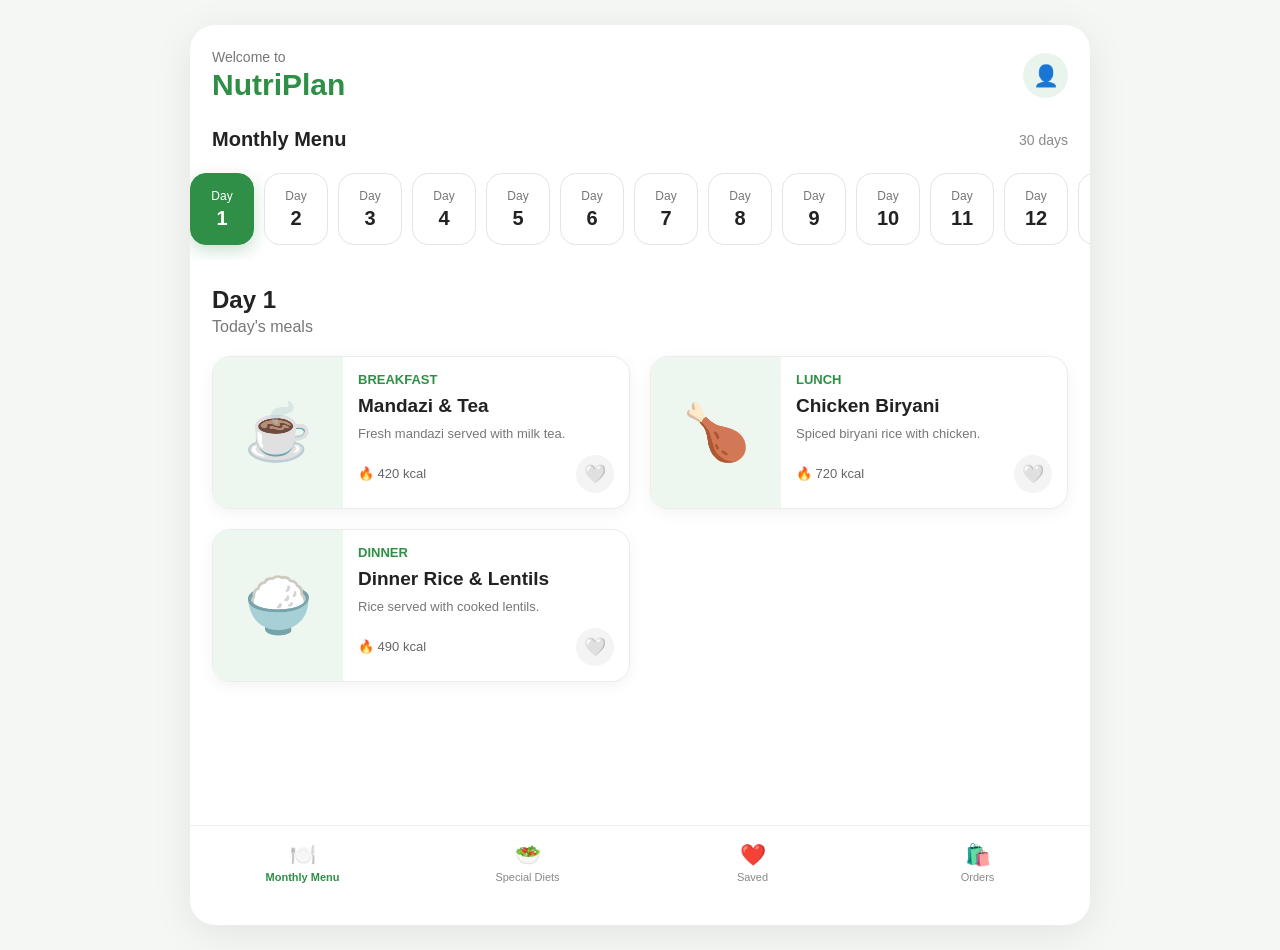
<file: index.html>
<!DOCTYPE html>
<html lang="en">
<head>
    <meta charset="UTF-8">
    <meta name="viewport" content="width=device-width, initial-scale=1.0">

    <title>NutriPlan</title>

    <link rel="icon" type="image/png" href="assets/nutriplan-icon.png">
    <link rel="stylesheet" href="style.css">
</head>

<body>
    <section id="profilePage" class="page">

    <div class="page-content">

        <button id="backFromProfile" class="back-button">
            ← Back
        </button>

        <h2>Your Nutrition Profile</h2>

        <p class="page-description">
            Tell NutriPlan about yourself so we can estimate
            your daily calorie needs.
        </p>


        <form id="nutritionProfileForm" class="profile-form">

            <div class="form-group">

                <label for="userAge">
                    Age
                </label>

                <input
                    type="number"
                    id="userAge"
                    min="18"
                    max="100"
                    placeholder="Example: 25"
                    required
                >

            </div>


            <div class="form-group">

                <label for="userSex">
                    Sex
                </label>

                <select id="userSex" required>

                    <option value="">
                        Select
                    </option>

                    <option value="male">
                        Male
                    </option>

                    <option value="female">
                        Female
                    </option>

                </select>

            </div>


            <div class="form-row">

                <div class="form-group">

                    <label for="userWeight">
                        Weight (kg)
                    </label>

                    <input
                        type="number"
                        id="userWeight"
                        min="30"
                        max="250"
                        step="0.1"
                        placeholder="70"
                        required
                    >

                </div>


                <div class="form-group">

                    <label for="userHeight">
                        Height (cm)
                    </label>

                    <input
                        type="number"
                        id="userHeight"
                        min="120"
                        max="230"
                        placeholder="175"
                        required
                    >

                </div>

            </div>


            <div class="form-group">

                <label for="activityLevel">
                    Activity level
                </label>

                <select
                    id="activityLevel"
                    required
                >

                    <option value="">
                        Select activity level
                    </option>

                    <option value="1.2">
                        Sedentary
                    </option>

                    <option value="1.375">
                        Lightly active
                    </option>

                    <option value="1.55">
                        Moderately active
                    </option>

                    <option value="1.725">
                        Very active
                    </option>

                    <option value="1.9">
                        Extremely active
                    </option>

                </select>

            </div>


            <div class="form-group">

                <label for="nutritionGoal">
                    Your goal
                </label>

                <select
                    id="nutritionGoal"
                    required
                >

                    <option value="">
                        Select your goal
                    </option>

                    <option value="loss">
                        Weight Loss
                    </option>

                    <option value="maintain">
                        Maintain Weight
                    </option>

                    <option value="gain">
                        Weight Gain
                    </option>

                </select>

            </div>


            <button
                type="submit"
                class="primary-button"
            >
                Calculate My Plan
            </button>

        </form>


        <div
            id="nutritionResult"
            class="nutrition-result hidden"
        >

            <h3>
                Your NutriPlan Recommendation
            </h3>

            <div class="calorie-result">

                <span id="targetCalories">
                    0
                </span>

                <small>
                    kcal / day
                </small>

            </div>


            <div class="result-details">

                <div>

                    <span>
                        Estimated BMR
                    </span>

                    <strong id="bmrResult">
                        -
                    </strong>

                </div>


                <div>

                    <span>
                        Maintenance
                    </span>

                    <strong id="maintenanceResult">
                        -
                    </strong>

                </div>


                <div>

                    <span>
                        Goal
                    </span>

                    <strong id="goalResult">
                        -
                    </strong>

                </div>

            </div>


            <p id="recommendationText"></p>


            <button
                id="openRecommendedPlan"
                class="primary-button"
            >
                View Recommended Menu
            </button>

        </div>

    </div>

</section>

<div class="app-container">

    <header class="header">
        <div>
            <p class="welcome">Welcome to</p>
            <h1>NutriPlan</h1>
        </div>

        <button id="profileButton" class="profile-button">
            👤
        </button>
    </header>

    <!-- MONTHLY MENU -->
    <section id="monthlyPage" class="page active-page">

        <section class="days-section">

            <div class="section-header">
                <h2>Monthly Menu</h2>
                <span>30 days</span>
            </div>

            <div id="daysContainer" class="days-container"></div>

        </section>

        <section class="selected-date">
            <h2 id="selectedDayTitle">Day 1</h2>
            <p>Today's meals</p>
        </section>

        <main id="mealsContainer" class="meals-container"></main>

    </section>

    <section id="dietsPage" class="page">

    <!-- List of diets -->
    <div id="dietListView" class="page-content">

        <h2>Special Diets</h2>

        <p class="page-description">
            Choose a meal plan adapted to your dietary needs.
        </p>

        <div class="diet-grid">

            <button class="diet-card" data-diet="vegetarian">
                <div class="diet-icon">🥗</div>
                <h3>Vegetarian</h3>
                <p>Meals without meat or fish.</p>
            </button>

            <button class="diet-card" data-diet="diabetic">
                <div class="diet-icon">🩺</div>
                <h3>Diabetic</h3>
                <p>Balanced meals with controlled sugar intake.</p>
            </button>

           <button class="diet-card" data-diet="weightGain">
                <div class="diet-icon">📈</div>
                <h3>Weight Gain</h3>
                <p>Higher-calorie balanced meals to support healthy weight gain.</p>
          </button>

          <button class="diet-card" data-diet="weightLoss">
                <div class="diet-icon">📉</div>
                <h3>Weight Loss</h3>
                <p>Balanced lower-calorie meals to support healthy weight loss.</p>
          </button>

            <button class="diet-card" data-diet="highProtein">
                <div class="diet-icon">💪</div>
                <h3>High Protein</h3>
                <p>Protein-rich meals for active lifestyles.</p>
            </button>

        </div>

    </div>


    <!-- Selected diet -->
    <div id="dietMenuView" class="page-content hidden">

        <button id="backToDiets" class="back-button">
            ← Back
        </button>

        <div class="diet-title">

            <div>
                <p class="diet-label">
                    Special Diet
                </p>

                <h2 id="selectedDietName">
                    Vegetarian
                </h2>
            </div>

            <span id="selectedDietIcon" class="selected-diet-icon">
                🥗
            </span>

        </div>

        <div
            id="dietDaysContainer"
            class="days-container"
        ></div>


        <section class="selected-date">

            <h2 id="selectedDietDayTitle">
                Day 1
            </h2>

            <p>
                Today's meals
            </p>

        </section>


        <div
            id="dietMealsContainer"
            class="meals-container"
        ></div>

    </div>

</section>
    <!-- SAVED -->
    <section id="savedPage" class="page">

        <div class="page-content">

            <h2>Saved Meals</h2>

            <p class="page-description">
                Your favorite meals appear here.
            </p>

            <div id="savedMealsContainer" class="meals-container"></div>

        </div>

    </section>

    <!-- ORDERS -->
    <section id="ordersPage" class="page">

        <div class="page-content">

            <h2>Orders</h2>

            <p class="page-description">
                View your meal orders.
            </p>

            <div id="ordersContainer">

                <div class="empty-state">
                    <div class="empty-icon">🛍️</div>
                    <h3>No orders yet</h3>
                    <p>Your meal orders will appear here.</p>
                </div>

            </div>

        </div>

    </section>


    <!-- BOTTOM NAVIGATION -->
    <nav class="bottom-nav">

        <button class="nav-item active" data-page="monthlyPage">
            <span class="nav-icon">🍽️</span>
            <span>Monthly Menu</span>
        </button>

        <button class="nav-item" data-page="dietsPage">
            <span class="nav-icon">🥗</span>
            <span>Special Diets</span>
        </button>

        <button class="nav-item" data-page="savedPage">
            <span class="nav-icon">❤️</span>
            <span>Saved</span>
        </button>

        <button class="nav-item" data-page="ordersPage">
            <span class="nav-icon">🛍️</span>
            <span>Orders</span>
        </button>

    </nav>

</div>

<script src="app.js"></script>

</body>
</html>
</file>
<file: style.css>
* {
    box-sizing: border-box;
    margin: 0;
    padding: 0;
}

body {
    font-family: Arial, Helvetica, sans-serif;
    background: #f5f7f5;
    color: #222;
}

button {
    font-family: inherit;
}

.app-container {
    max-width: 900px;
    min-height: 100vh;
    margin: auto;
    background: #ffffff;
    padding-bottom: 100px;
}


/* ==============================
   Header
============================== */

.header {
    display: flex;
    justify-content: space-between;
    align-items: center;

    padding: 24px 22px 16px;
}

.welcome {
    color: #777;
    font-size: 14px;
    margin-bottom: 3px;
}

.header h1 {
    font-size: 30px;
    color: #2f8f46;
}

.profile-button {
    border: none;
    width: 45px;
    height: 45px;

    border-radius: 50%;

    background: #e9f5ec;
    font-size: 21px;

    cursor: pointer;
}


/* ==============================
   Monthly menu header
============================== */

.days-section {
    padding: 10px 0 10px;
}

.section-header {
    display: flex;
    justify-content: space-between;
    align-items: center;

    padding: 0 22px 12px;
}

.section-header h2 {
    font-size: 20px;
}

.section-header span {
    color: #888;
    font-size: 14px;
}


/* ==============================
   Days
============================== */

.days-container {
    display: flex;
    gap: 10px;

    overflow-x: auto;

    padding: 5px 22px 15px;

    scrollbar-width: none;
}

.days-container::-webkit-scrollbar {
    display: none;
}

.day-card {
    min-width: 68px;
    height: 82px;

    border: 1px solid #e1e1e1;
    border-radius: 15px;

    background: #ffffff;

    display: flex;
    flex-direction: column;
    align-items: center;
    justify-content: center;

    cursor: pointer;

    transition: 0.2s;
}

.day-card:hover {
    transform: translateY(-2px);
}

.day-number {
    font-size: 20px;
    font-weight: bold;
}

.day-label {
    font-size: 12px;
    color: #888;

    margin-top: 5px;
}

.day-card.active {
    background: #2f8f46;
    color: white;

    border-color: #2f8f46;
}

.day-card.active .day-label {
    color: #e9f6ec;
}


/* ==============================
   Selected date
============================== */

.selected-date {
    padding: 16px 22px 5px;
}

.selected-date h2 {
    font-size: 24px;
}

.selected-date p {
    color: #777;
    margin-top: 4px;
}


/* ==============================
   Meals
============================== */

.meals-container {
    padding: 15px 22px;
}

.meal-card {
    display: flex;

    background: white;

    border-radius: 18px;

    margin-bottom: 17px;

    overflow: hidden;

    border: 1px solid #ececec;

    box-shadow: 0 4px 15px rgba(0, 0, 0, 0.05);
}

.meal-image {
    width: 130px;
    min-height: 130px;

    display: flex;
    justify-content: center;
    align-items: center;

    font-size: 55px;

    background: #edf7ef;
}

.meal-info {
    flex: 1;

    padding: 15px;

    display: flex;
    flex-direction: column;
}

.meal-header {
    display: flex;

    align-items: flex-start;
    justify-content: space-between;
}

.meal-type {
    color: #2f8f46;
    font-size: 13px;
    font-weight: bold;

    margin-bottom: 7px;

    text-transform: uppercase;
}

.meal-name {
    font-size: 19px;
    font-weight: bold;

    line-height: 1.3;
}

.meal-description {
    color: #777;

    font-size: 13px;

    margin-top: 6px;

    line-height: 1.4;
}

.meal-footer {
    margin-top: auto;

    display: flex;
    align-items: center;
    justify-content: space-between;

    padding-top: 12px;
}

.calories {
    color: #666;
    font-size: 13px;
}

.favorite-button {
    width: 38px;
    height: 38px;

    border-radius: 50%;

    border: none;

    background: #f4f4f4;

    cursor: pointer;

    font-size: 18px;

    transition: 0.2s;
}

.favorite-button:hover {
    transform: scale(1.08);
}

.favorite-button.saved {
    background: #ffe5e5;
}


/* ==============================
   Bottom navigation
============================== */

.bottom-nav {
    position: fixed;

    bottom: 0;
    left: 50%;

    transform: translateX(-50%);

    width: 100%;
    max-width: 900px;

    height: 75px;

    display: flex;

    background: #ffffff;

    border-top: 1px solid #eeeeee;

    z-index: 100;
}

.nav-item {
    flex: 1;

    border: none;
    background: transparent;

    display: flex;
    flex-direction: column;

    justify-content: center;
    align-items: center;

    gap: 4px;

    color: #888;

    font-size: 11px;

    cursor: pointer;
}

.nav-icon {
    font-size: 21px;
}

.nav-item.active {
    color: #2f8f46;
    font-weight: bold;
}


/* ==============================
   Desktop
============================== */

@media (min-width: 700px) {

    body {
        padding: 25px 0;
    }

    .app-container {
        border-radius: 25px;

        box-shadow:
            0 8px 40px rgba(0, 0, 0, 0.08);
    }

    .meals-container {
        display: grid;

        grid-template-columns:
            repeat(2, 1fr);

        gap: 20px;
    }

    .meal-card {
        margin-bottom: 0;
    }
}


/* ==============================
   Small mobile
============================== */

@media (max-width: 480px) {

    .meal-image {
        width: 105px;
        font-size: 45px;
    }

    .meal-name {
        font-size: 16px;
    }

    .header h1 {
        font-size: 27px;
    }

}
.page {
    display: none;
}

.page.active-page {
    display: block;
}

.page-content {
    padding: 20px 22px;
}

.page-content h2 {
    font-size: 24px;
    margin-bottom: 6px;
}

.page-description {
    color: #777;
    margin-bottom: 22px;
    line-height: 1.5;
}


/* Special diets */

.diet-grid {
    display: grid;
    grid-template-columns: 1fr;
    gap: 15px;
}

.diet-card {
    padding: 20px;

    border: 1px solid #e8e8e8;
    border-radius: 18px;

    background: white;

    box-shadow: 0 4px 15px rgba(0, 0, 0, 0.04);

    cursor: pointer;
}

.diet-card:hover {
    transform: translateY(-2px);
}

.diet-icon {
    font-size: 35px;
    margin-bottom: 10px;
}

.diet-card h3 {
    margin-bottom: 6px;
}

.diet-card p {
    color: #777;
    font-size: 14px;
}


/* Empty pages */

.empty-state {
    text-align: center;

    padding: 60px 20px;

    color: #777;
}

.empty-icon {
    font-size: 55px;
    margin-bottom: 15px;
}

.empty-state h3 {
    color: #333;
    margin-bottom: 7px;
}


@media (min-width: 700px) {

    .diet-grid {
        grid-template-columns: repeat(2, 1fr);
    }

}
/* ==============================
   Special Diets
============================== */

.hidden {
    display: none !important;
}


.diet-card {
    text-align: left;
    font-family: inherit;

    border: 1px solid #e8e8e8;
    background: #ffffff;

    padding: 20px;

    border-radius: 18px;

    cursor: pointer;

    box-shadow:
        0 4px 15px rgba(0, 0, 0, 0.04);

    transition: 0.2s;
}


.diet-card:hover {
    transform: translateY(-3px);

    box-shadow:
        0 7px 20px rgba(0, 0, 0, 0.08);
}


.diet-card:active {
    transform: scale(0.98);
}


.diet-card h3 {
    font-size: 18px;
    margin-bottom: 6px;
}


.diet-card p {
    color: #777;
    line-height: 1.4;
}


.back-button {
    border: none;
    background: transparent;

    color: #2f8f46;

    font-size: 15px;
    font-weight: bold;

    padding: 5px 0;

    margin-bottom: 20px;

    cursor: pointer;
}


.diet-title {
    display: flex;

    justify-content: space-between;
    align-items: center;

    margin-bottom: 20px;
}


.diet-label {
    color: #888;

    font-size: 13px;

    margin-bottom: 4px;

    text-transform: uppercase;
}


.selected-diet-icon {
    display: flex;

    width: 55px;
    height: 55px;

    justify-content: center;
    align-items: center;

    border-radius: 50%;

    background: #e9f5ec;

    font-size: 27px;
}


#dietDaysContainer {
    padding-left: 0;
    padding-right: 0;

    margin-bottom: 5px;
}


#dietMealsContainer {
    padding-left: 0;
    padding-right: 0;
}
/* =====================================
   Nutrition Profile
===================================== */

.profile-form {
    margin-top: 25px;
}

.form-group {
    display: flex;
    flex-direction: column;

    gap: 7px;

    margin-bottom: 18px;
}

.form-group label {
    font-weight: 600;

    color: #333;
}


.form-group input,
.form-group select {
    width: 100%;

    padding: 14px 15px;

    border: 1px solid #dddddd;
    border-radius: 12px;

    font-family: inherit;
    font-size: 16px;

    background: white;

    outline: none;
}


.form-group input:focus,
.form-group select:focus {
    border-color: #2f8f46;

    box-shadow:
        0 0 0 3px rgba(47, 143, 70, 0.10);
}


.form-row {
    display: grid;

    grid-template-columns:
        repeat(2, 1fr);

    gap: 14px;
}


.primary-button {
    width: 100%;

    border: none;

    border-radius: 14px;

    padding: 15px 20px;

    background: #2f8f46;

    color: white;

    font-size: 16px;
    font-weight: 600;

    cursor: pointer;

    transition: 0.2s;
}


.primary-button:hover {
    background: #26793a;
}


.nutrition-result {
    margin-top: 30px;

    padding: 22px;

    background: #f4faf5;

    border-radius: 20px;
}


.nutrition-result h3 {
    text-align: center;

    margin-bottom: 15px;
}


.calorie-result {
    text-align: center;

    margin: 20px 0;
}


.calorie-result span {
    display: block;

    font-size: 45px;
    font-weight: bold;

    color: #2f8f46;
}


.calorie-result small {
    color: #777;

    font-size: 15px;
}


.result-details {
    display: grid;

    grid-template-columns:
        repeat(3, 1fr);

    gap: 10px;

    margin: 20px 0;
}


.result-details div {
    background: white;

    padding: 12px;

    text-align: center;

    border-radius: 12px;
}


.result-details span {
    display: block;

    color: #777;

    font-size: 12px;

    margin-bottom: 5px;
}


.result-details strong {
    font-size: 15px;
}


#recommendationText {
    line-height: 1.6;

    margin-bottom: 20px;

    color: #555;
}


@media (max-width: 500px) {

    .form-row {
        grid-template-columns: 1fr;
    }

    .result-details {
        grid-template-columns: 1fr;
    }

}
.calorie-details {
    display: flex;
    flex-direction: column;
    gap: 4px;
}

.base-calories {
    font-size: 13px;
    color: #777;
}

.portion {
    font-size: 13px;
    color: #2f8f46;
    font-weight: 600;
}
.days-container {
    display: flex;
    gap: 10px;
    overflow-x: auto;
    padding: 10px 0 15px;
    scrollbar-width: thin;
}

.day-button {
    min-width: 64px;
    height: 72px;

    border: 1px solid #e4e4e4;
    border-radius: 16px;

    background: white;

    display: flex;
    flex-direction: column;
    align-items: center;
    justify-content: center;

    gap: 4px;

    cursor: pointer;

    font-family: inherit;

    transition:
        transform 0.2s ease,
        background 0.2s ease,
        border-color 0.2s ease,
        box-shadow 0.2s ease;
}

.day-button span {
    font-size: 12px;
    color: #777;
}

.day-button strong {
    font-size: 20px;
    color: #222;
}

.day-button:hover {
    transform: translateY(-2px);

    border-color: #2f8f46;

    box-shadow:
        0 5px 15px
        rgba(0, 0, 0, 0.08);
}

.day-button.active {
    background: #2f8f46;

    border-color: #2f8f46;

    box-shadow:
        0 6px 16px
        rgba(47, 143, 70, 0.25);
}

.day-button.active span,
.day-button.active strong {
    color: white;
}
.nutrition-summary {
    background: white;
    border: 1px solid #e7e7e7;
    border-radius: 20px;
    padding: 20px;
    margin-bottom: 22px;
}

.nutrition-summary-header {
    display: flex;
    justify-content: space-between;
    align-items: center;
    gap: 20px;
}

.summary-label {
    color: #777;
    font-size: 13px;
}

.nutrition-summary-header h3 {
    margin: 4px 0 0;
    font-size: 22px;
}

.target-calories {
    color: #2f8f46;
    font-size: 25px;
    font-weight: 700;
    text-align: right;
}

.target-calories small {
    display: block;
    color: #777;
    font-size: 11px;
    font-weight: 400;
}

.nutrition-progress {
    height: 9px;
    background: #eeeeee;
    border-radius: 20px;
    overflow: hidden;
    margin: 20px 0;
}

.nutrition-progress-bar {
    height: 100%;
    background: #2f8f46;
    border-radius: inherit;
}

.nutrition-total {
    display: grid;
    grid-template-columns: 1fr 1fr;
    gap: 12px;
    margin-bottom: 16px;
}

.nutrition-total div {
    background: #f7f8f7;
    border-radius: 12px;
    padding: 12px;
}

.nutrition-total span,
.meal-calorie-summary span {
    display: block;
    color: #777;
    font-size: 12px;
    margin-bottom: 4px;
}

.meal-calorie-summary {
    display: grid;
    grid-template-columns: repeat(4, 1fr);
    gap: 8px;
}

.meal-calorie-summary div {
    text-align: center;
    padding: 10px 5px;
    background: #f4faf5;
    border-radius: 10px;
}

.meal-calorie-summary strong {
    color: #2f8f46;
}

@media (max-width: 600px) {
    .meal-calorie-summary {
        grid-template-columns: repeat(2, 1fr);
    }
}
</file>
